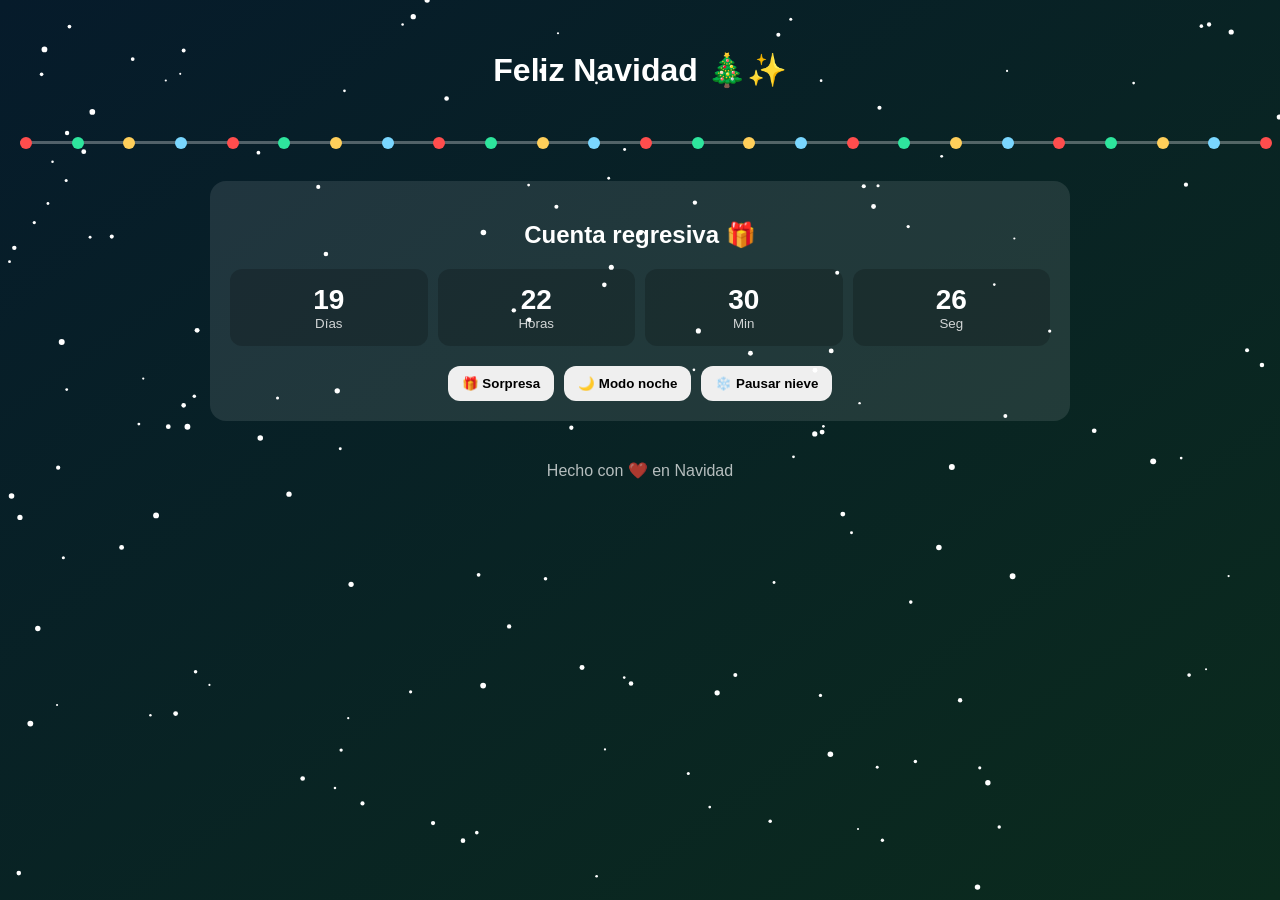
<file: index.html>
<!doctype html>
<html lang="es">
<head>
  <meta charset="utf-8" />
  <meta name="viewport" content="width=device-width, initial-scale=1" />
  <title>Feliz Navidad 🎄</title>
  <link rel="stylesheet" href="style.css" />
</head>
<body>

  <canvas id="snow"></canvas>

  <header>
    <h1>Feliz Navidad 🎄✨</h1>

  </header>

  <div class="lights">
    <div class="wire" id="wire"></div>
  </div>

  <main class="container">
    <section class="card">
      <h2>Cuenta regresiva 🎁</h2>

      <div class="countdown">
        <div><span id="d">--</span><small>Días</small></div>
        <div><span id="h">--</span><small>Horas</small></div>
        <div><span id="m">--</span><small>Min</small></div>
        <div><span id="s">--</span><small>Seg</small></div>
      </div>

      <div class="buttons">
        <button id="btnSurprise">🎁 Sorpresa</button>
        <button id="btnNight">🌙 Modo noche</button>
        <button id="btnSnow">❄️ Pausar nieve</button>
      </div>

      <div id="toast" class="toast"></div>
    </section>
  </main>

  <footer>
    Hecho con ❤️ en Navidad
  </footer>

  <script src="script.js"></script>
</body>
</html>
</file>
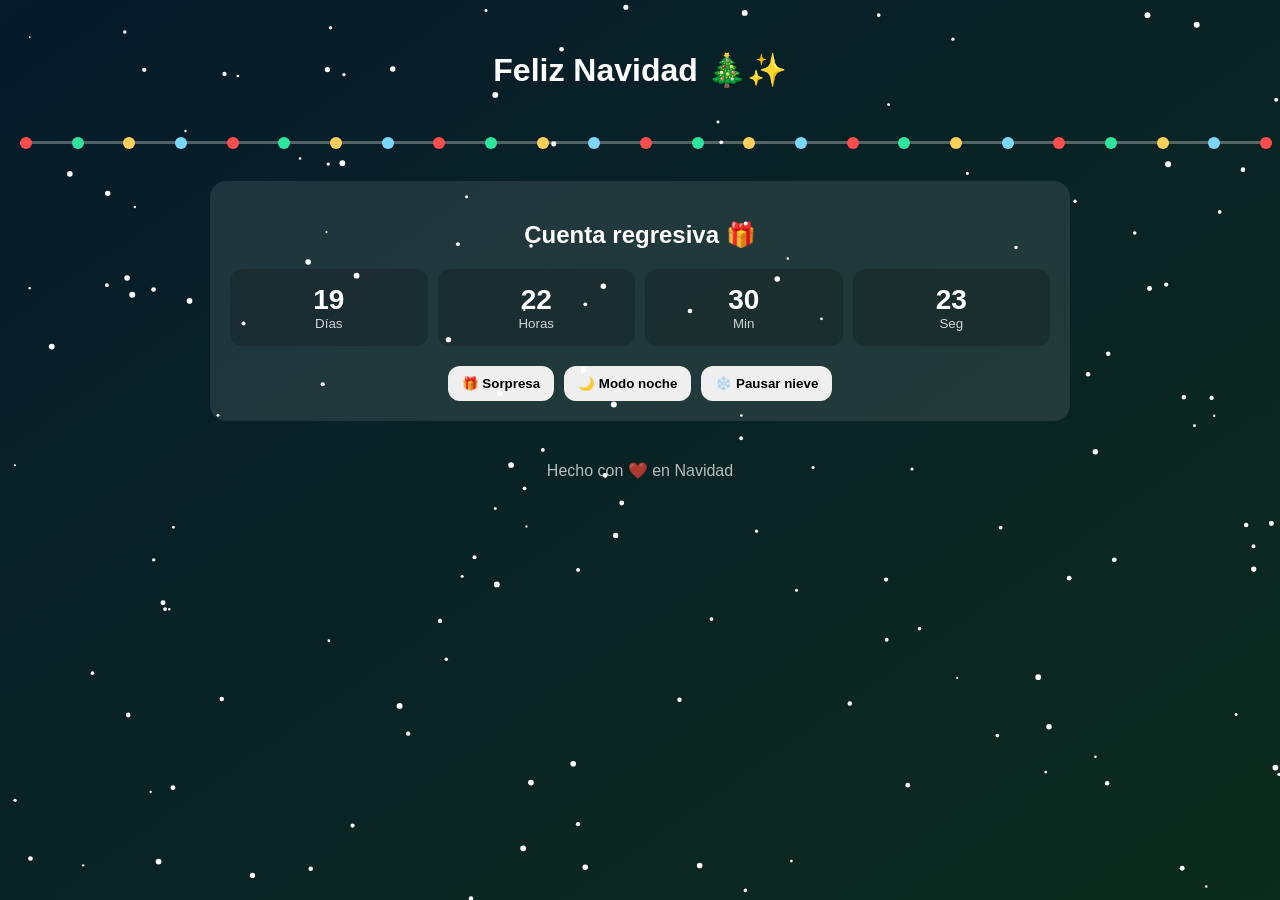
<file: NAVIDAD.HTML>
<!doctype html>
<html lang="es">
<head>
  <meta charset="utf-8" />
  <meta name="viewport" content="width=device-width, initial-scale=1" />
  <title>Feliz Navidad 🎄</title>
  <link rel="stylesheet" href="NAVIDAD2.CSS" />
</head>
<body>

  <canvas id="snow"></canvas>

  <header>
    <h1>Feliz Navidad 🎄✨</h1>

  </header>

  <div class="lights">
    <div class="wire" id="wire"></div>
  </div>

  <main class="container">
    <section class="card">
      <h2>Cuenta regresiva 🎁</h2>

      <div class="countdown">
        <div><span id="d">--</span><small>Días</small></div>
        <div><span id="h">--</span><small>Horas</small></div>
        <div><span id="m">--</span><small>Min</small></div>
        <div><span id="s">--</span><small>Seg</small></div>
      </div>

      <div class="buttons">
        <button id="btnSurprise">🎁 Sorpresa</button>
        <button id="btnNight">🌙 Modo noche</button>
        <button id="btnSnow">❄️ Pausar nieve</button>
      </div>

      <div id="toast" class="toast"></div>
    </section>
  </main>

  <footer>
    Hecho con ❤️ en Navidad
  </footer>

  <script src="NAVIDAD3.js"></script>
</body>
</html>
</file>
<file: style.css>
:root {
  --bg1: #061b2b;
  --bg2: #0b2b1d;
  --text: #ffffff;
  --card: rgba(255,255,255,0.1);
}

* {
  box-sizing: border-box;
}

body {
  margin: 0;
  font-family: Arial, Helvetica, sans-serif;
  color: var(--text);
  background: linear-gradient(145deg, var(--bg1), var(--bg2));
  min-height: 100vh;
  overflow-x: hidden;
}

body.night {
  --bg1: #020814;
  --bg2: #091428;
}

#snow {
  position: fixed;
  inset: 0;
  pointer-events: none;
}

header {
  text-align: center;
  padding: 30px 15px;
}

.container {
  max-width: 900px;
  margin: auto;
  padding: 20px;
}

.card {
  background: var(--card);
  border-radius: 16px;
  padding: 20px;
  text-align: center;
}

.countdown {
  display: grid;
  grid-template-columns: repeat(4, 1fr);
  gap: 10px;
  margin: 20px 0;
}

.countdown div {
  background: rgba(0,0,0,0.2);
  padding: 15px;
  border-radius: 12px;
}

.countdown span {
  font-size: 28px;
  font-weight: bold;
}

.countdown small {
  display: block;
  opacity: 0.8;
}

.buttons {
  display: flex;
  gap: 10px;
  justify-content: center;
  flex-wrap: wrap;
}

button {
  padding: 10px 14px;
  border-radius: 12px;
  border: none;
  cursor: pointer;
  font-weight: bold;
}

button:hover {
  opacity: 0.85;
}

.toast {
  margin-top: 15px;
  display: none;
}

.toast.show {
  display: block;
}

.lights {
  padding: 0 20px;
}

.wire {
  height: 20px;
  border-top: 3px solid rgba(255,255,255,0.3);
  position: relative;
}

.bulb {
  width: 12px;
  height: 12px;
  border-radius: 50%;
  position: absolute;
  top: -7px;
  animation: blink 1.5s infinite;
}

@keyframes blink {
  0%,100% { opacity: 1; }
  50% { opacity: 0.4; }
}

footer {
  text-align: center;
  padding: 20px;
  opacity: 0.7;
}
</file>
<file: NAVIDAD2.CSS>
:root {
  --bg1: #061b2b;
  --bg2: #0b2b1d;
  --text: #ffffff;
  --card: rgba(255,255,255,0.1);
}

* {
  box-sizing: border-box;
}

body {
  margin: 0;
  font-family: Arial, Helvetica, sans-serif;
  color: var(--text);
  background: linear-gradient(145deg, var(--bg1), var(--bg2));
  min-height: 100vh;
  overflow-x: hidden;
}

body.night {
  --bg1: #020814;
  --bg2: #091428;
}

#snow {
  position: fixed;
  inset: 0;
  pointer-events: none;
}

header {
  text-align: center;
  padding: 30px 15px;
}

.container {
  max-width: 900px;
  margin: auto;
  padding: 20px;
}

.card {
  background: var(--card);
  border-radius: 16px;
  padding: 20px;
  text-align: center;
}

.countdown {
  display: grid;
  grid-template-columns: repeat(4, 1fr);
  gap: 10px;
  margin: 20px 0;
}

.countdown div {
  background: rgba(0,0,0,0.2);
  padding: 15px;
  border-radius: 12px;
}

.countdown span {
  font-size: 28px;
  font-weight: bold;
}

.countdown small {
  display: block;
  opacity: 0.8;
}

.buttons {
  display: flex;
  gap: 10px;
  justify-content: center;
  flex-wrap: wrap;
}

button {
  padding: 10px 14px;
  border-radius: 12px;
  border: none;
  cursor: pointer;
  font-weight: bold;
}

button:hover {
  opacity: 0.85;
}

.toast {
  margin-top: 15px;
  display: none;
}

.toast.show {
  display: block;
}

.lights {
  padding: 0 20px;
}

.wire {
  height: 20px;
  border-top: 3px solid rgba(255,255,255,0.3);
  position: relative;
}

.bulb {
  width: 12px;
  height: 12px;
  border-radius: 50%;
  position: absolute;
  top: -7px;
  animation: blink 1.5s infinite;
}

@keyframes blink {
  0%,100% { opacity: 1; }
  50% { opacity: 0.4; }
}

footer {
  text-align: center;
  padding: 20px;
  opacity: 0.7;
}
</file>
